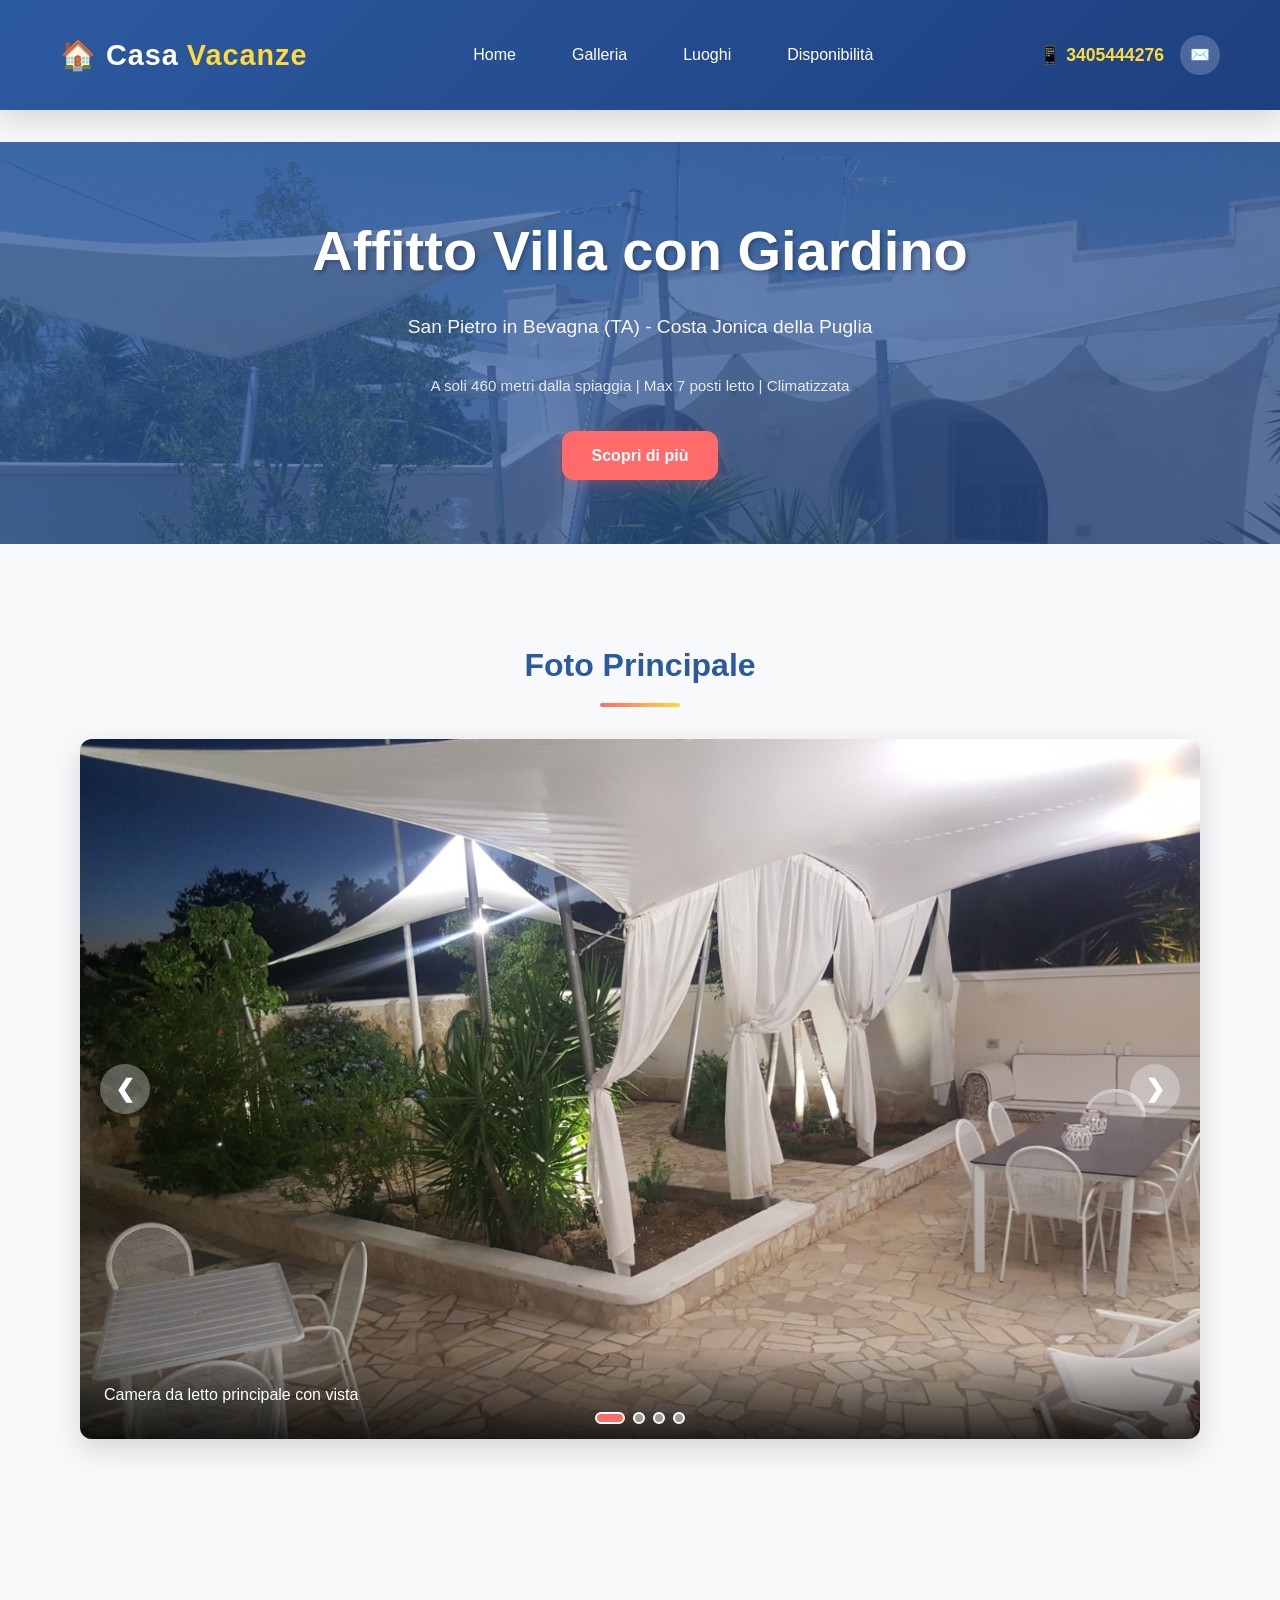
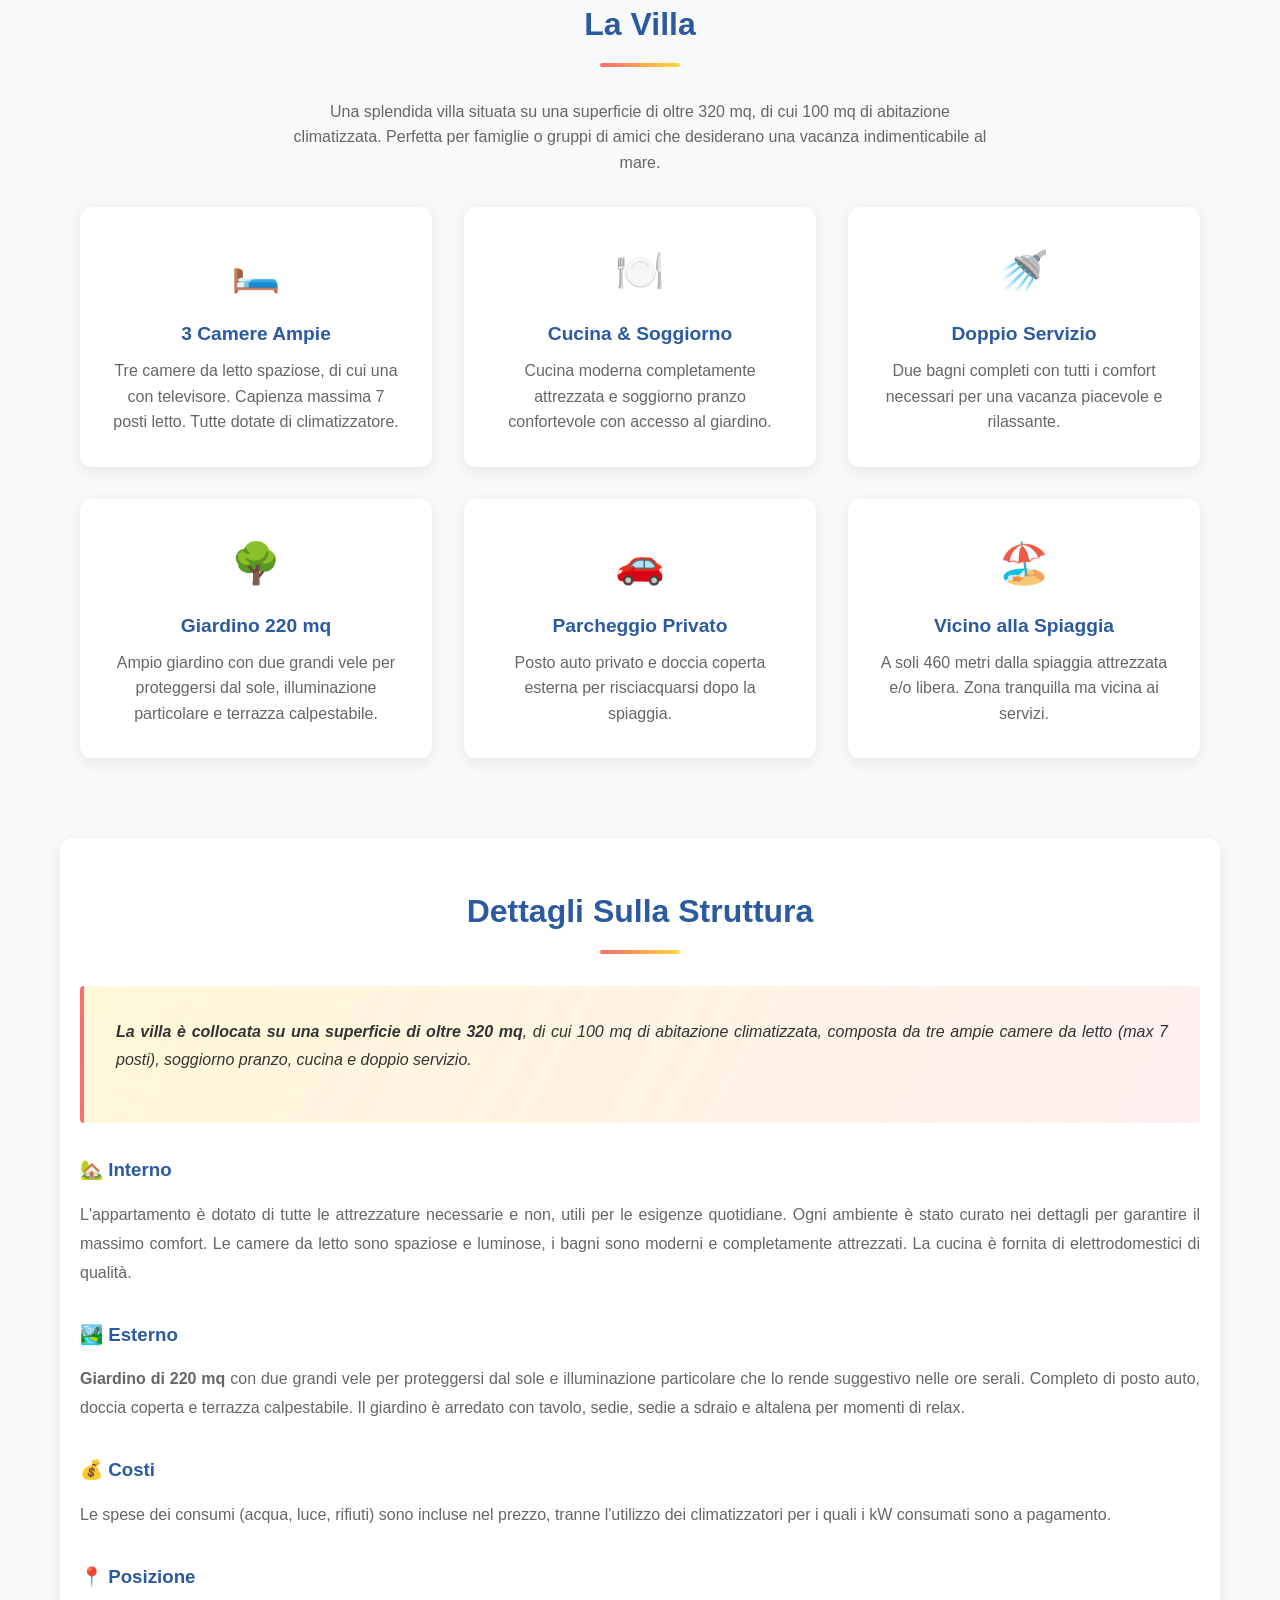
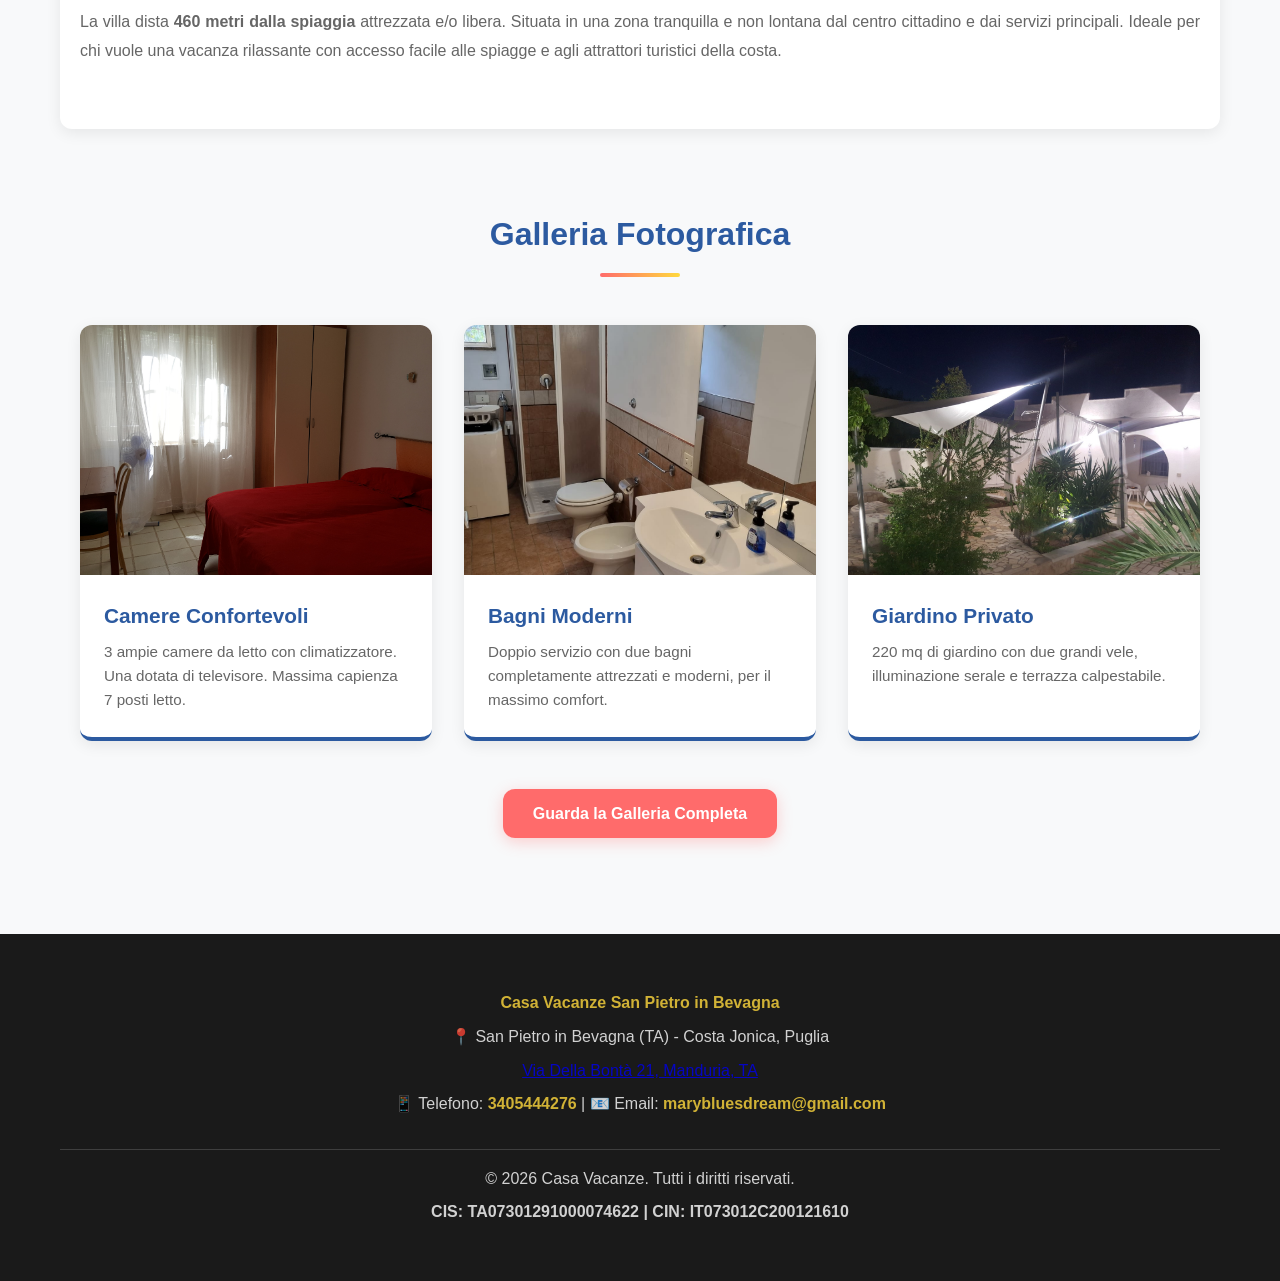
<file: index.html>
<!DOCTYPE html>
<html lang="it">
<head>
  <meta charset="UTF-8">
  <meta name="viewport" content="width=device-width, initial-scale=1.0">
  <meta name="description" content="Villa per vacanze a San Pietro in Bevagna (TA) - Costa Jonica. 3 camere da letto, giardino 220 mq, a 460 mt dalla spiaggia">
  <meta name="keywords" content="villa, vacanze, San Pietro in Bevagna, Taranto, Puglia, Costa Jonica">
  <meta name="author" content="Casa Vacanze San Pietro">
  
  <!-- Open Graph Meta Tags -->
  <meta property="og:type" content="website">
  <meta property="og:title" content="Casa Vacanze | San Pietro in Bevagna (TA)">
  <meta property="og:description" content="Villa affitto con giardino a San Pietro in Bevagna - Costa Jonica della Puglia">
  <meta property="og:locale" content="it_IT">
  
  <title>Casa Vacanze | San Pietro in Bevagna (TA) - Costa Jonica</title>
  <link rel="stylesheet" href="assets/css/style.css">
</head>
<body>
  <!-- Header -->
  <header>
    <div class="container">
      <a href="index.html" class="logo">🏠 Casa <span>Vacanze</span></a>
      <nav>
        <a href="index.html">Home</a>
        <a href="pages/gallery.html">Galleria</a>
        <a href="pages/locations.html">Luoghi</a>
        <a href="pages/availability.html">Disponibilità</a>
      </nav>
      <div class="contact-info">
        <strong>📱 3405444276</strong>
        <a href="mailto:marybluesdream@gmail.com?subject=Info CasaVacanze" class="contact-link" title="Email">✉️</a>
      </div>
    </div>
  </header>

  <main>
    <!-- Hero Section -->
    <section class="hero">
      <h1>Affitto Villa con Giardino</h1>
      <p>San Pietro in Bevagna (TA) - Costa Jonica della Puglia</p>
      <p style="font-size: 0.95rem; opacity: 0.85;">A soli 460 metri dalla spiaggia | Max 7 posti letto | Climatizzata </p>
      <a href="#features" class="hero-cta">Scopri di più</a>
    </section>

    <div class="container">
      <!-- Carousel Principale -->
      <section>
        <h2>Foto Principale</h2>
        <div class="carousel-container">
          <div class="carousel">
            <div class="carousel-slide active">
              <img src="assets/images/garden/IMG-20220317-WA0002 (1).jpg" alt="Camera da letto principale">
              <div class="carousel-slide-caption">Camera da letto principale con vista</div>
            </div>
            <div class="carousel-slide">
              <img src="assets/images/19_INGRESSO_CUCINA.jpg" alt="Ingresso e cucina">
              <div class="carousel-slide-caption">Ingresso e cucina moderna</div>
            </div>
            <div class="carousel-slide">
              <img src="assets/images/20_NUOVA_CUCINA.jpg" alt="Cucina attrezzata">
              <div class="carousel-slide-caption">Cucina completamente attrezzata</div>
            </div>
            <div class="carousel-slide">
              <img src="assets/images/Giardino3.jpg" alt="Giardino illuminato">
              <div class="carousel-slide-caption">Giardino con illuminazione suggestiva</div>
            </div>
            <div class="carousel-controls">
              <button class="carousel-btn carousel-prev">❮</button>
              <button class="carousel-btn carousel-next">❯</button>
            </div>
            <div class="carousel-indicators">
              <span class="indicator active"></span>
              <span class="indicator"></span>
              <span class="indicator"></span>
              <span class="indicator"></span>
            </div>
          </div>
        </div>
      </section>

      <!-- Features Section -->
      <section id="features">
        <h2>La Villa</h2>
        <p style="text-align: center; color: var(--text-light); margin-bottom: 2rem; max-width: 700px; margin-left: auto; margin-right: auto;">
          Una splendida villa situata su una superficie di oltre 320 mq, di cui 100 mq di abitazione climatizzata. 
          Perfetta per famiglie o gruppi di amici che desiderano una vacanza indimenticabile al mare.
        </p>

        <div class="features">
          <div class="feature">
            <div class="feature-icon">🛏️</div>
            <h3>3 Camere Ampie</h3>
            <p>Tre camere da letto spaziose, di cui una con televisore. Capienza massima 7 posti letto. Tutte dotate di climatizzatore.</p>
          </div>

          <div class="feature">
            <div class="feature-icon">🍽️</div>
            <h3>Cucina & Soggiorno</h3>
            <p>Cucina moderna completamente attrezzata e soggiorno pranzo confortevole con accesso al giardino.</p>
          </div>

          <div class="feature">
            <div class="feature-icon">🚿</div>
            <h3>Doppio Servizio</h3>
            <p>Due bagni completi con tutti i comfort necessari per una vacanza piacevole e rilassante.</p>
          </div>

          <div class="feature">
            <div class="feature-icon">🌳</div>
            <h3>Giardino 220 mq</h3>
            <p>Ampio giardino con due grandi vele per proteggersi dal sole, illuminazione particolare e terrazza calpestabile.</p>
          </div>

          <div class="feature">
            <div class="feature-icon">🚗</div>
            <h3>Parcheggio Privato</h3>
            <p>Posto auto privato e doccia coperta esterna per risciacquarsi dopo la spiaggia.</p>
          </div>

          <div class="feature">
            <div class="feature-icon">🏖️</div>
            <h3>Vicino alla Spiaggia</h3>
            <p>A soli 460 metri dalla spiaggia attrezzata e/o libera. Zona tranquilla ma vicina ai servizi.</p>
          </div>
        </div>
      </section>

      <!-- Details Section -->
      <section class="info-section">
        <h2>Dettagli Sulla Struttura</h2>
        
        <div class="highlight">
          <p>
            <strong>La villa è collocata su una superficie di oltre 320 mq</strong>, di cui 100 mq di abitazione climatizzata, 
            composta da tre ampie camere da letto (max 7 posti), soggiorno pranzo, cucina e doppio servizio.
          </p>
        </div>

        <h3 style="color: var(--primary-color); margin-top: 2rem; margin-bottom: 1rem;">🏡 Interno</h3>
        <p>
          L'appartamento è dotato di tutte le attrezzature necessarie e non, utili per le esigenze quotidiane. 
          Ogni ambiente è stato curato nei dettagli per garantire il massimo comfort. Le camere da letto sono spaziose e luminose, 
          i bagni sono moderni e completamente attrezzati. La cucina è fornita di elettrodomestici di qualità.
        </p>

        <h3 style="color: var(--primary-color); margin-top: 2rem; margin-bottom: 1rem;">🏞️ Esterno</h3>
        <p>
          <strong>Giardino di 220 mq</strong> con due grandi vele per proteggersi dal sole e illuminazione particolare 
          che lo rende suggestivo nelle ore serali. Completo di posto auto, doccia coperta e terrazza calpestabile. 
          Il giardino è arredato con tavolo, sedie, sedie a sdraio e altalena per momenti di relax.
        </p>

        <h3 style="color: var(--primary-color); margin-top: 2rem; margin-bottom: 1rem;">💰 Costi</h3>
        <p>
          Le spese dei consumi (acqua, luce, rifiuti) sono incluse nel prezzo, 
          tranne l'utilizzo dei climatizzatori per i quali i kW consumati sono a pagamento.
        </p>

        <h3 style="color: var(--primary-color); margin-top: 2rem; margin-bottom: 1rem;">📍 Posizione</h3>
        <p>
          La villa dista <strong>460 metri dalla spiaggia</strong> attrezzata e/o libera. Situata in una zona tranquilla 
          e non lontana dal centro cittadino e dai servizi principali. Ideale per chi vuole una vacanza rilassante con accesso 
          facile alle spiagge e agli attrattori turistici della costa.
        </p>
      </section>

      <!-- Cards Grid -->
      <section>
        <h2>Galleria Fotografica</h2>
        <div class="cards-grid">
          <div class="card">
            <img src="assets/images/14 LETTO.jpg" alt="Camera da letto" class="card-image">
            <div class="card-content">
              <h3 class="card-title">Camere Confortevoli</h3>
              <p class="card-text">3 ampie camere da letto con climatizzatore. Una dotata di televisore. Massima capienza 7 posti letto.</p>
            </div>
          </div>

          <div class="card">
            <img src="assets/images/BAGNO1.jpg" alt="Bagno 1" class="card-image">
            <div class="card-content">
              <h3 class="card-title">Bagni Moderni</h3>
              <p class="card-text">Doppio servizio con due bagni completamente attrezzati e moderni, per il massimo comfort.</p>
            </div>
          </div>

          <div class="card">
            <img src="assets/images/Giardino1.jpg" alt="Giardino" class="card-image">
            <div class="card-content">
              <h3 class="card-title">Giardino Privato</h3>
              <p class="card-text">220 mq di giardino con due grandi vele, illuminazione serale e terrazza calpestabile.</p>
            </div>
          </div>
        </div>
        <div style="text-align: center; margin-top: 2rem;">
          <a href="pages/gallery.html" class="hero-cta">Guarda la Galleria Completa</a>
        </div>
      </section>
    </div>
  </main>

  <!-- Footer -->
  <footer>
    <div class="container">
      <p><strong>Casa Vacanze San Pietro in Bevagna</strong></p>
      <p>📍 San Pietro in Bevagna (TA) - Costa Jonica, Puglia</p>
      <a href="https://maps.app.goo.gl/19SPTtYtq6FiKS8K7" target="_blank"><p> Via Della Bontà 21, Manduria, TA </p></a>
      <p>📱 Telefono: <strong>3405444276</strong> | 📧 Email: <strong>marybluesdream@gmail.com</strong></p>
      <p style="margin-top: 2rem; border-top: 1px solid rgba(255,255,255,0.2); padding-top: 1rem;">
        © 2026 Casa Vacanze. Tutti i diritti riservati.
      </p>
      <p>
        <b>CIS: TA07301291000074622 | CIN: IT073012C200121610</b>
      </p>
    </div>
  </footer>

  <script src="assets/js/script.js"></script>
</body>
</html>
</file>
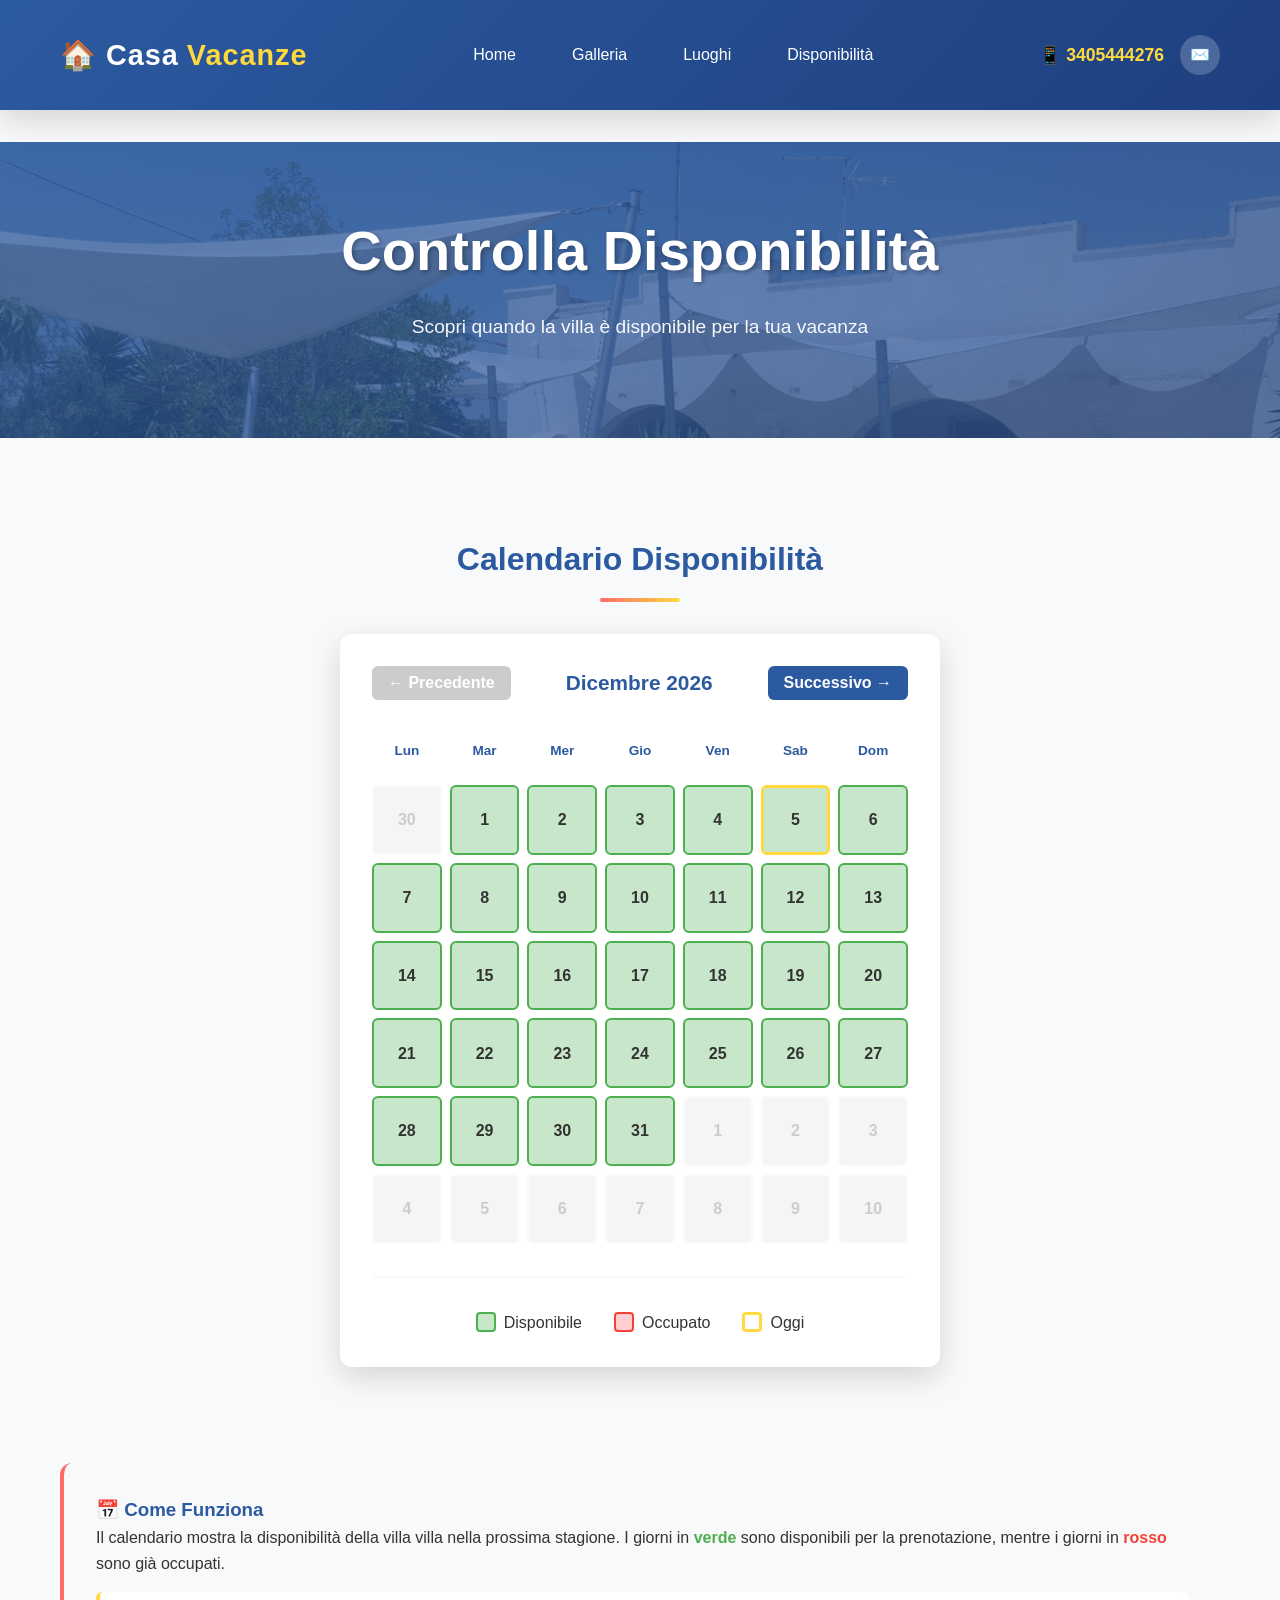
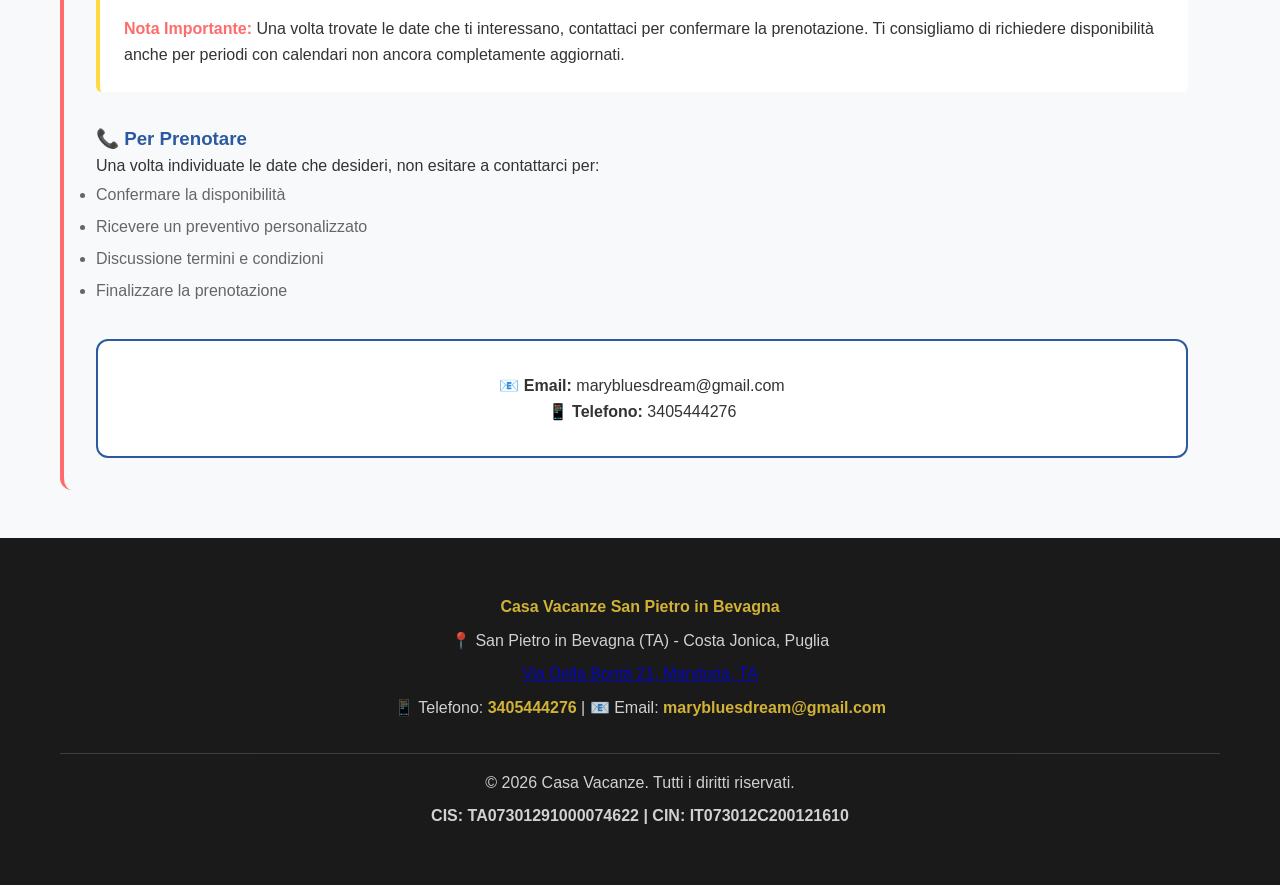
<file: pages/availability.html>
<!DOCTYPE html>
<html lang="it">
<head>
  <meta charset="UTF-8">
  <meta name="viewport" content="width=device-width, initial-scale=1.0">
  <meta name="description" content="Controlla la disponibilità e prenota Casa Vacanze San Pietro in Bevagna">
  <meta name="keywords" content="disponibilità, calendario, prenotazione, villa">
  
  <title>Controlla Disponibilità | Casa Vacanze San Pietro in Bevagna</title>
  <link rel="stylesheet" href="../assets/css/style.css">
  <style>
    .calendar-wrapper {
      background: white;
      padding: 2rem;
      border-radius: var(--border-radius);
      box-shadow: var(--shadow);
      max-width: 600px;
      margin: 0 auto;
    }

    .calendar-header {
      display: flex;
      justify-content: space-between;
      align-items: center;
      margin-bottom: 2rem;
    }

    .calendar-header h3 {
      font-size: 1.3rem;
      color: var(--primary-color);
      margin: 0;
      flex: 1;
      text-align: center;
    }

    .calendar-nav-btn {
      background: var(--primary-color);
      color: white;
      border: none;
      padding: 8px 16px;
      border-radius: 6px;
      cursor: pointer;
      font-weight: 600;
      transition: var(--transition);
      font-size: 1rem;
    }

    .calendar-nav-btn:hover {
      background: #1e3f7f;
      transform: scale(1.05);
    }

    .calendar-nav-btn:disabled {
      background: #ccc;
      cursor: not-allowed;
      transform: none;
    }

    .calendar-weekdays {
      display: grid;
      grid-template-columns: repeat(7, 1fr);
      gap: 0.5rem;
      margin-bottom: 1rem;
    }

    .weekday {
      text-align: center;
      font-weight: 600;
      color: var(--primary-color);
      padding: 0.5rem;
      font-size: 0.85rem;
    }

    .calendar-days {
      display: grid;
      grid-template-columns: repeat(7, 1fr);
      gap: 0.5rem;
    }

    .calendar-day {
      aspect-ratio: 1;
      display: flex;
      align-items: center;
      justify-content: center;
      border: 2px solid var(--light-bg);
      border-radius: 6px;
      cursor: pointer;
      font-weight: 600;
      transition: var(--transition);
      min-height: 50px;
    }

    .calendar-day.empty {
      background: transparent;
      border: none;
      cursor: default;
    }

    .calendar-day.other-month {
      color: #ccc;
      background: #f5f5f5;
      cursor: default;
    }

    .calendar-day.available {
      background: #c8e6c9;
      color: var(--text-dark);
      border-color: #4caf50;
    }

    .calendar-day.available:hover {
      background: #81c784;
      transform: scale(1.08);
      box-shadow: 0 4px 12px rgba(76, 175, 80, 0.3);
    }

    .calendar-day.occupied {
      background: #ffcdd2;
      color: var(--text-dark);
      border-color: #f44336;
      cursor: not-allowed;
    }

    .calendar-day.today {
      border-color: var(--accent-color);
      border-width: 2px;
      box-shadow: inset 0 0 0 1px var(--accent-color);
    }

    .calendar-legend {
      display: flex;
      justify-content: center;
      gap: 2rem;
      margin-top: 2rem;
      padding-top: 2rem;
      border-top: 2px solid var(--light-bg);
      flex-wrap: wrap;
    }

    .legend-item {
      display: flex;
      align-items: center;
      gap: 0.5rem;
    }

    .legend-color {
      width: 20px;
      height: 20px;
      border-radius: 4px;
      border: 2px solid;
    }

    .legend-color.available {
      background: #c8e6c9;
      border-color: #4caf50;
    }

    .legend-color.occupied {
      background: #ffcdd2;
      border-color: #f44336;
    }

    .legend-color.today {
      background: white;
      border-color: var(--accent-color);
      box-shadow: inset 0 0 0 1px var(--accent-color);
    }

    .availability-info {
      margin-top: 3rem;
      padding: 2rem;
      background: var(--light-bg);
      border-radius: var(--border-radius);
      border-left: 4px solid var(--secondary-color);
    }

    .availability-info h3 {
      color: var(--primary-color);
      margin-top: 0;
    }

    .info-highlight {
      background: white;
      padding: 1.5rem;
      border-radius: 6px;
      margin: 1rem 0;
      border-left: 4px solid var(--accent-color);
    }

    .info-highlight strong {
      color: var(--secondary-color);
    }

    @media (max-width: 600px) {
      .calendar-wrapper {
        padding: 1.5rem;
      }

      .calendar-weekdays,
      .calendar-days {
        gap: 0.25rem;
      }

      .weekday {
        font-size: 0.7rem;
      }

      .calendar-day {
        min-height: 40px;
        font-size: 0.85rem;
      }

      .calendar-legend {
        gap: 1rem;
      }

      .calendar-nav-btn {
        padding: 6px 12px;
        font-size: 0.9rem;
      }
    }
  </style>
</head>
<body>
  <!-- Header -->
  <header>
    <div class="container">
      <a href="../index.html" class="logo">🏠 Casa <span>Vacanze</span></a>
      <nav>
        <a href="../index.html">Home</a>
        <a href="gallery.html">Galleria</a>
        <a href="locations.html">Luoghi</a>
        <a href="availability.html">Disponibilità</a>
      </nav>
      <div class="contact-info">
        <strong>📱 3405444276</strong>
        <a href="mailto:marybluesdream@gmail.com?subject=Info CasaVacanze" class="contact-link" title="Email">✉️</a>
      </div>
    </div>
  </header>

  <main>
    <!-- Hero Section -->
    <section class="hero">
      <h1>Controlla Disponibilità</h1>
      <p>Scopri quando la villa è disponibile per la tua vacanza</p>
    </section>

    <div class="container">
      <!-- Calendar -->
      <section style="padding: 3rem 20px;">
        <h2>Calendario Disponibilità</h2>
        
        <div class="calendar-wrapper">
          <div class="calendar-header">
            <button id="prevMonth" class="calendar-nav-btn">← Precedente</button>
            <h3 id="monthYear"></h3>
            <button id="nextMonth" class="calendar-nav-btn">Successivo →</button>
          </div>

          <div class="calendar-weekdays">
            <div class="weekday">Lun</div>
            <div class="weekday">Mar</div>
            <div class="weekday">Mer</div>
            <div class="weekday">Gio</div>
            <div class="weekday">Ven</div>
            <div class="weekday">Sab</div>
            <div class="weekday">Dom</div>
          </div>

          <div class="calendar-days" id="calendarDays"></div>

          <div class="calendar-legend">
            <div class="legend-item">
              <div class="legend-color available"></div>
              <span>Disponibile</span>
            </div>
            <div class="legend-item">
              <div class="legend-color occupied"></div>
              <span>Occupato</span>
            </div>
            <div class="legend-item">
              <div class="legend-color today"></div>
              <span>Oggi</span>
            </div>
          </div>
        </div>
      </section>

      <!-- Information -->
      <section class="availability-info">
        <h3>📅 Come Funziona</h3>
        <p>
          Il calendario mostra la disponibilità della villa villa nella prossima stagione. 
          I giorni in <strong style="color: #4caf50;">verde</strong> sono disponibili per la prenotazione, 
          mentre i giorni in <strong style="color: #f44336;">rosso</strong> sono già occupati.
        </p>

        <div class="info-highlight">
          <strong>Nota Importante:</strong> Una volta trovate le date che ti interessano, 
          contattaci per confermare la prenotazione. Ti consigliamo di richiedere disponibilità 
          anche per periodi con calendari non ancora completamente aggiornati.
        </div>

        <h3 style="margin-top: 2rem;">📞 Per Prenotare</h3>
        <p>
          Una volta individuate le date che desideri, non esitare a contattarci per:
        </p>
        <ul style="color: var(--text-light); line-height: 2;">
          <li>Confermare la disponibilità</li>
          <li>Ricevere un preventivo personalizzato</li>
          <li>Discussione termini e condizioni</li>
          <li>Finalizzare la prenotazione</li>
        </ul>

        <div style="background: white; padding: 2rem; border-radius: var(--border-radius); margin-top: 2rem; text-align: center; border: 2px solid var(--primary-color);">
          <p style="margin-top: 0; color: var(--text-dark);">
            <strong>📧 Email:</strong> marybluesdream@gmail.com<br>
            <strong>📱 Telefono:</strong> 3405444276
          </p>
        </div>
      </section>
    </div>
  </main>

  <!-- Footer -->
  <footer>
    <div class="container">
      <p><strong>Casa Vacanze San Pietro in Bevagna</strong></p>
      <p>📍 San Pietro in Bevagna (TA) - Costa Jonica, Puglia</p>
      <a href="https://maps.app.goo.gl/19SPTtYtq6FiKS8K7" target="_blank"><p> Via Della Bontà 21, Manduria, TA </p></a>
      <p>📱 Telefono: <strong>3405444276</strong> | 📧 Email: <strong>marybluesdream@gmail.com</strong></p>
      <p style="margin-top: 2rem; border-top: 1px solid rgba(255,255,255,0.2); padding-top: 1rem;">
        © 2026 Casa Vacanze. Tutti i diritti riservati.
      </p>
      <p>
        <b>CIS: TA07301291000074622 | CIN: IT073012C200121610</b>
      </p>
    </div>
  </footer>


  <script src="../assets/data/booked-dates.js"></script>
  <script>
    // Calendar Management
    class AvailabilityCalendar {
      constructor() {
        this.currentDate = new Date();
        this.today = new Date();
        this.occupiedDates = new Set();
        
        this.monthYearElement = document.getElementById('monthYear');
        this.calendarDaysElement = document.getElementById('calendarDays');
        this.prevMonthBtn = document.getElementById('prevMonth');
        this.nextMonthBtn = document.getElementById('nextMonth');

        this.prevMonthBtn.addEventListener('click', () => this.previousMonth());
        this.nextMonthBtn.addEventListener('click', () => this.nextMonth());

        this.loadAvailability();
      }

      loadAvailability() {
        // Usa la variabile bookedDatesString dal file booked-dates.js
        if (typeof bookedDatesString !== 'undefined' && bookedDatesString) {
          this.parseAvailability(bookedDatesString);
          console.log('Date occupate caricate:', Array.from(this.occupiedDates).sort());
        } else {
          console.warn('Nessun dato di prenotazione trovato');
        }
        this.render();
      }

      parseAvailability(text) {
        const lines = text.split('\n');
        
        lines.forEach(line => {
          // Ignora commenti e righe vuote
          line = line.trim();
          if (!line || line.startsWith('#')) return;

          // Formato: AAAA-MM-GG - AAAA-MM-GG
          const match = line.match(/(\d{4})-(\d{2})-(\d{2})\s*-\s*(\d{4})-(\d{2})-(\d{2})/);
          if (match) {
            const startYear = parseInt(match[1], 10);
            const startMonth = parseInt(match[2], 10) - 1; // 0-indexed per JavaScript
            const startDay = parseInt(match[3], 10);
            const endYear = parseInt(match[4], 10);
            const endMonth = parseInt(match[5], 10) - 1; // 0-indexed per JavaScript
            const endDay = parseInt(match[6], 10);
            
            const startDate = new Date(startYear, startMonth, startDay);
            const endDate = new Date(endYear, endMonth, endDay);

            // Aggiungi tutti i giorni tra start e end (inclusi)
            const current = new Date(startDate);
            while (current <= endDate) {
              this.occupiedDates.add(this.dateToString(current));
              current.setDate(current.getDate() + 1);
            }
          }
        });
      }

      dateToString(date) {
        const year = date.getFullYear();
        const month = String(date.getMonth() + 1).padStart(2, '0');
        const day = String(date.getDate()).padStart(2, '0');
        return `${year}-${month}-${day}`;
      }

      previousMonth() {
        this.currentDate.setMonth(this.currentDate.getMonth() - 1);
        this.render();
      }

      nextMonth() {
        this.currentDate.setMonth(this.currentDate.getMonth() + 1);
        this.render();
      }

      render() {
        this.updateHeader();
        this.updateCalendarDays();
      }

      updateHeader() {
        const monthNames = [
          'Gennaio', 'Febbraio', 'Marzo', 'Aprile', 'Maggio', 'Giugno',
          'Luglio', 'Agosto', 'Settembre', 'Ottobre', 'Novembre', 'Dicembre'
        ];

        const month = monthNames[this.currentDate.getMonth()];
        const year = this.currentDate.getFullYear();
        
        this.monthYearElement.textContent = `${month} ${year}`;

        // Disabilita il bottone precedente se siamo nel mese corrente
        const isCurrentMonth = 
          this.currentDate.getMonth() === this.today.getMonth() &&
          this.currentDate.getFullYear() === this.today.getFullYear();
        
        this.prevMonthBtn.disabled = isCurrentMonth;
      }

      updateCalendarDays() {
        this.calendarDaysElement.innerHTML = '';

        const year = this.currentDate.getFullYear();
        const month = this.currentDate.getMonth();

        // Primo giorno del mese
        const firstDay = new Date(year, month, 1);
        // Ultimo giorno del mese
        const lastDay = new Date(year, month + 1, 0);
        // Giorno della settimana del primo giorno (0-6, dove 0 è domenica)
        let startDayOfWeek = firstDay.getDay() - 1; // Convertainizia a lunedì=0
        if (startDayOfWeek === -1) startDayOfWeek = 6; // Domenica diventa 6

        // Giorni del mese precedente da mostrare
        const prevMonthLastDay = new Date(year, month, 0).getDate();
        const daysFromPrevMonth = startDayOfWeek;

        // Crea giorni dal mese precedente
        for (let i = daysFromPrevMonth - 1; i >= 0; i--) {
          const day = prevMonthLastDay - i;
          this.createDayElement(day, true);
        }

        // Crea giorni del mese corrente
        for (let day = 1; day <= lastDay.getDate(); day++) {
          this.createDayElement(day, false, year, month);
        }

        // Completa con giorni del mese prossimo
        const totalCells = this.calendarDaysElement.children.length;
        const remainingCells = 42 - totalCells; // 6 settimane * 7 giorni
        for (let day = 1; day <= remainingCells; day++) {
          this.createDayElement(day, true);
        }
      }

      createDayElement(day, isOtherMonth, year, month) {
        const dayElement = document.createElement('div');
        dayElement.className = 'calendar-day';
        dayElement.textContent = day;

        if (isOtherMonth) {
          dayElement.classList.add('other-month');
        } else {
          const dateString = this.dateToString(new Date(year, month, day));
          const isToday = dateString === this.dateToString(this.today);
          const isOccupied = this.occupiedDates.has(dateString);

          if (isToday) {
            dayElement.classList.add('today');
          }

          if (isOccupied) {
            dayElement.classList.add('occupied');
          } else {
            dayElement.classList.add('available');
          }
        }

        this.calendarDaysElement.appendChild(dayElement);
      }
    }

    // Inizializza il calendario quando il DOM è pronto
    document.addEventListener('DOMContentLoaded', () => {
      new AvailabilityCalendar();
    });
  </script>
</body>
</html>
</file>
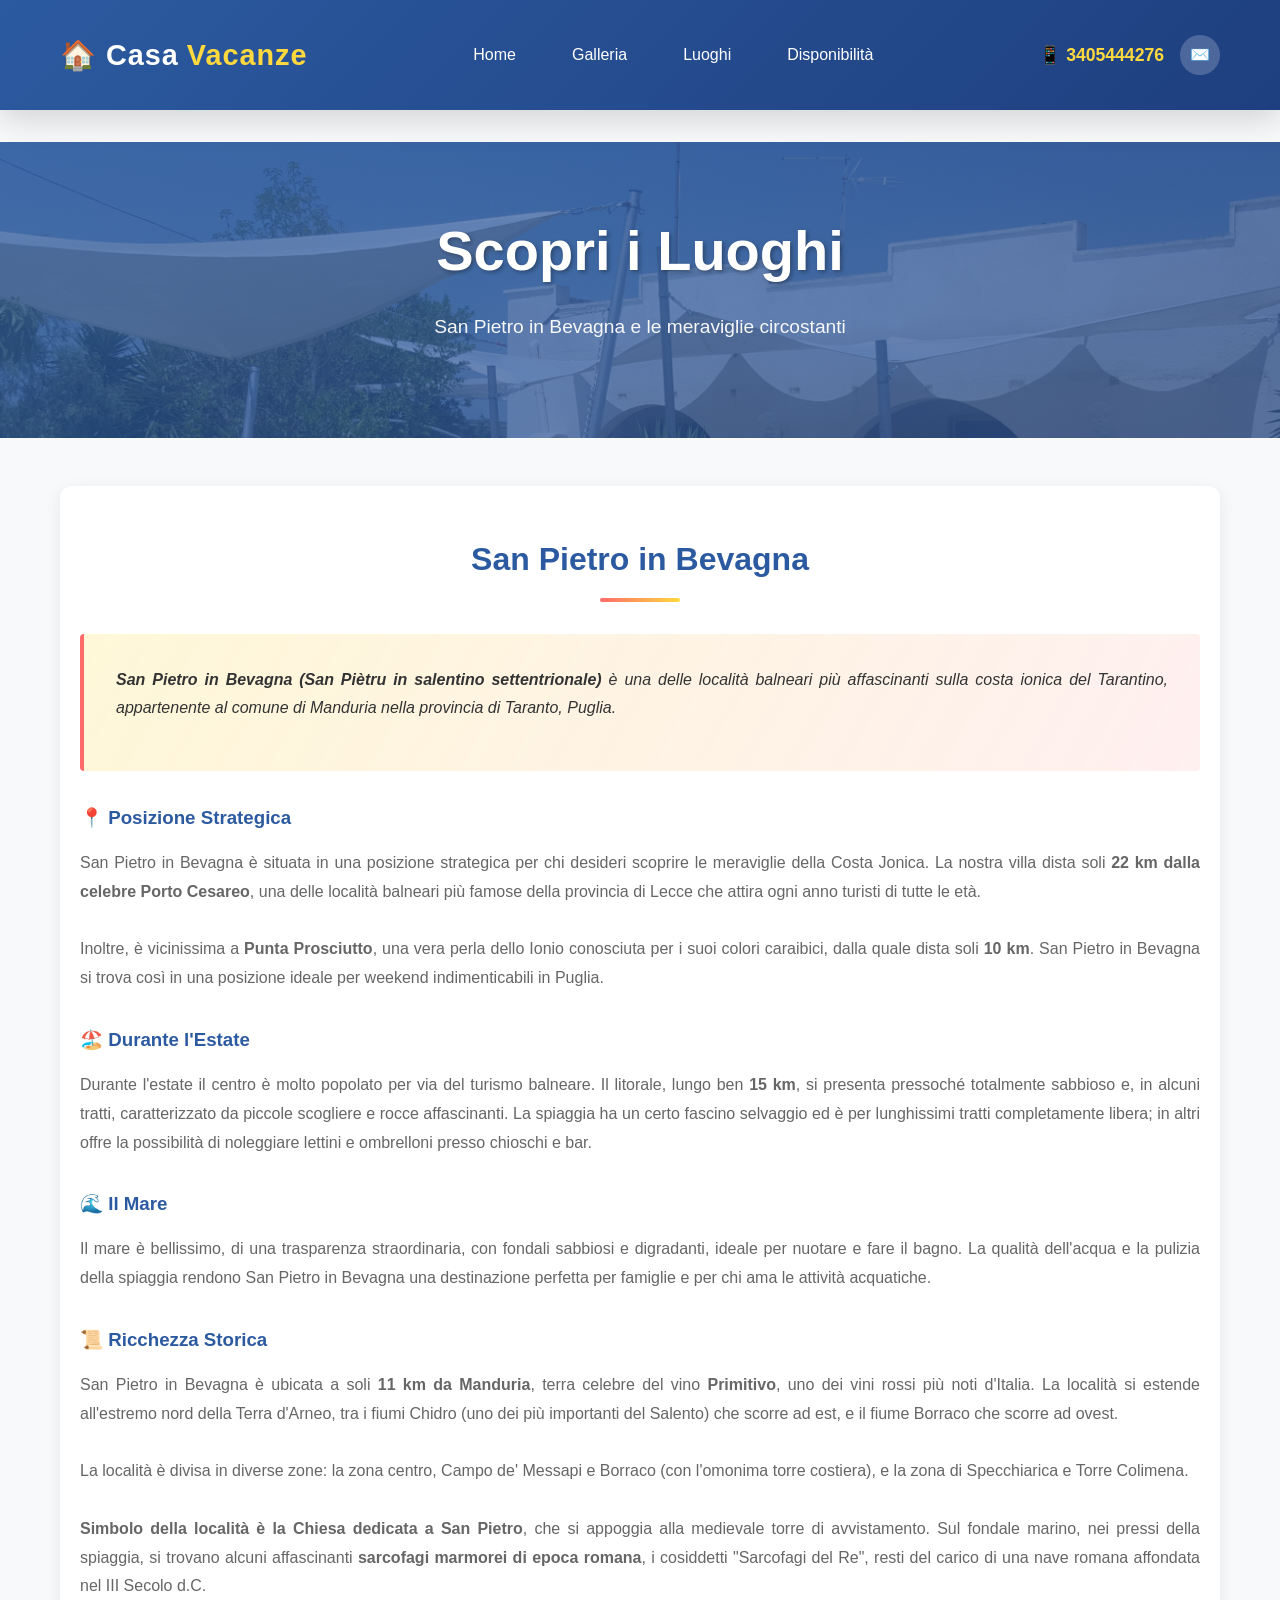
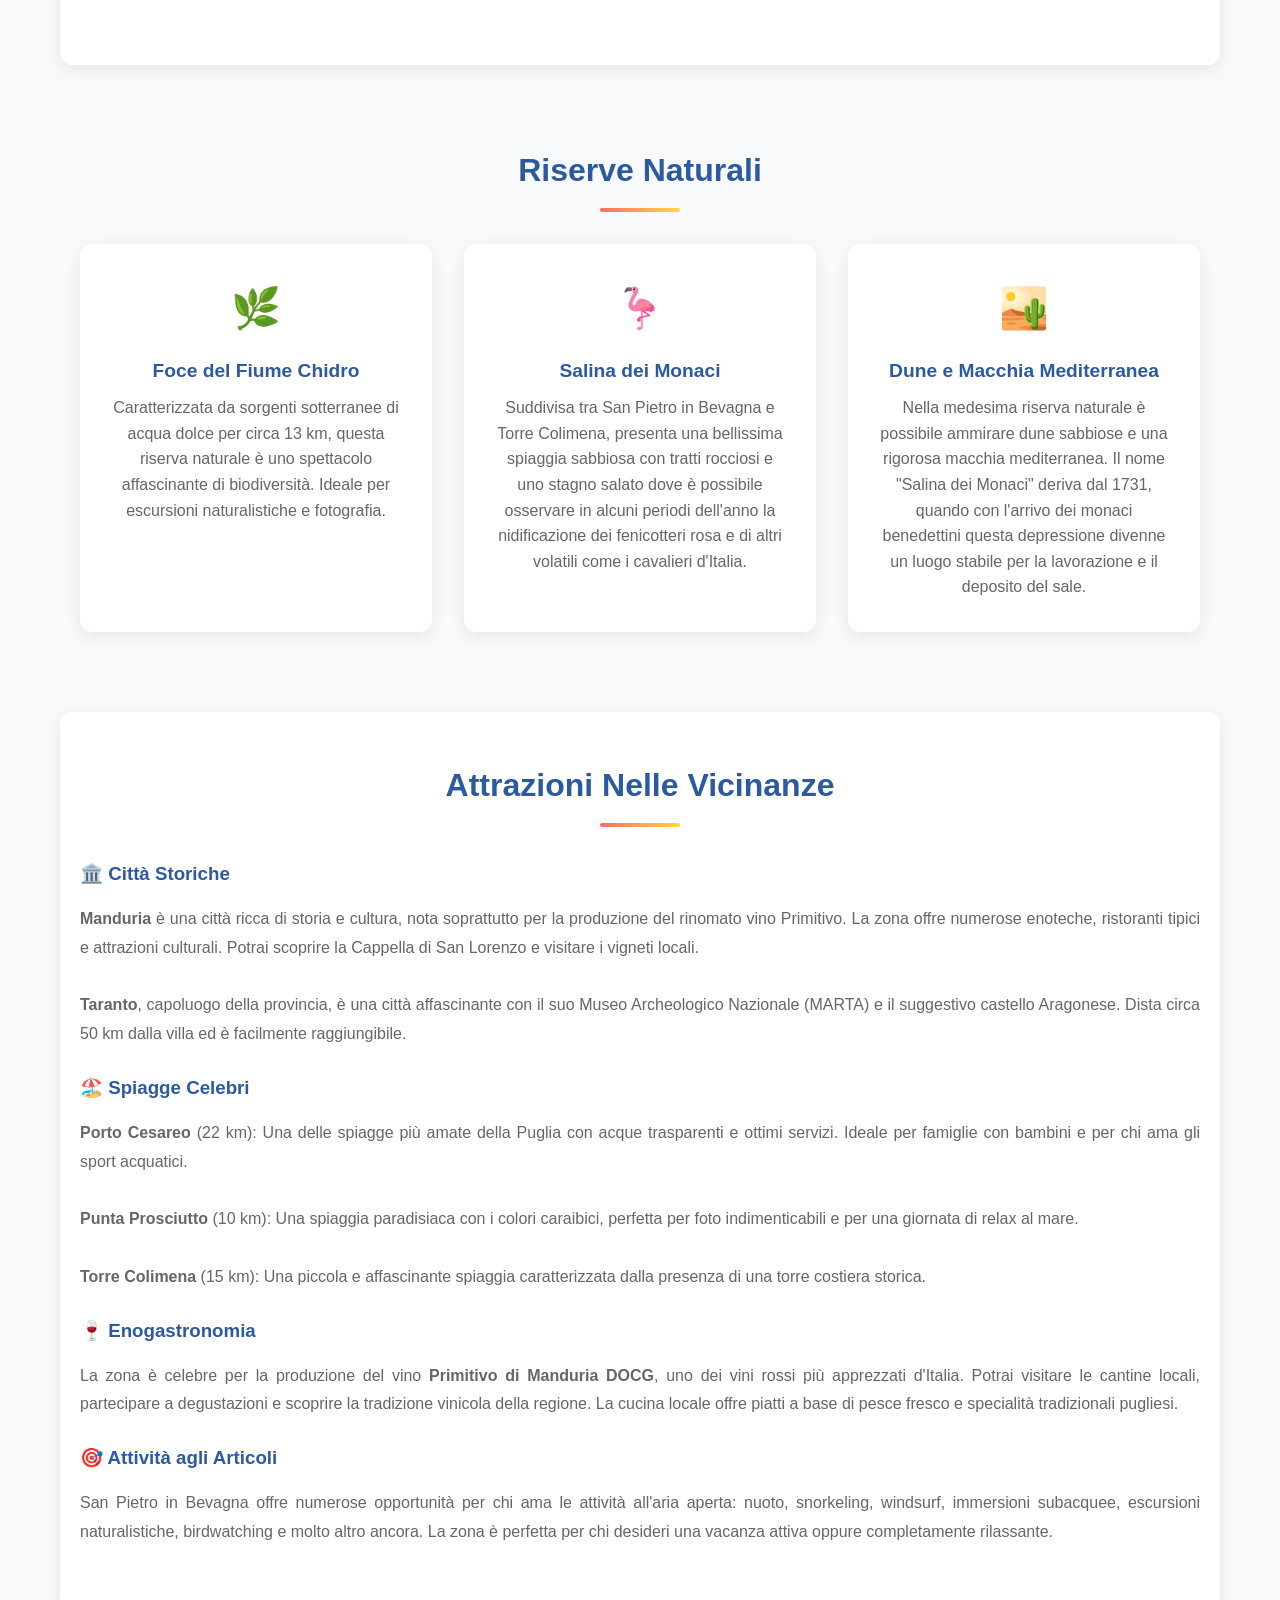
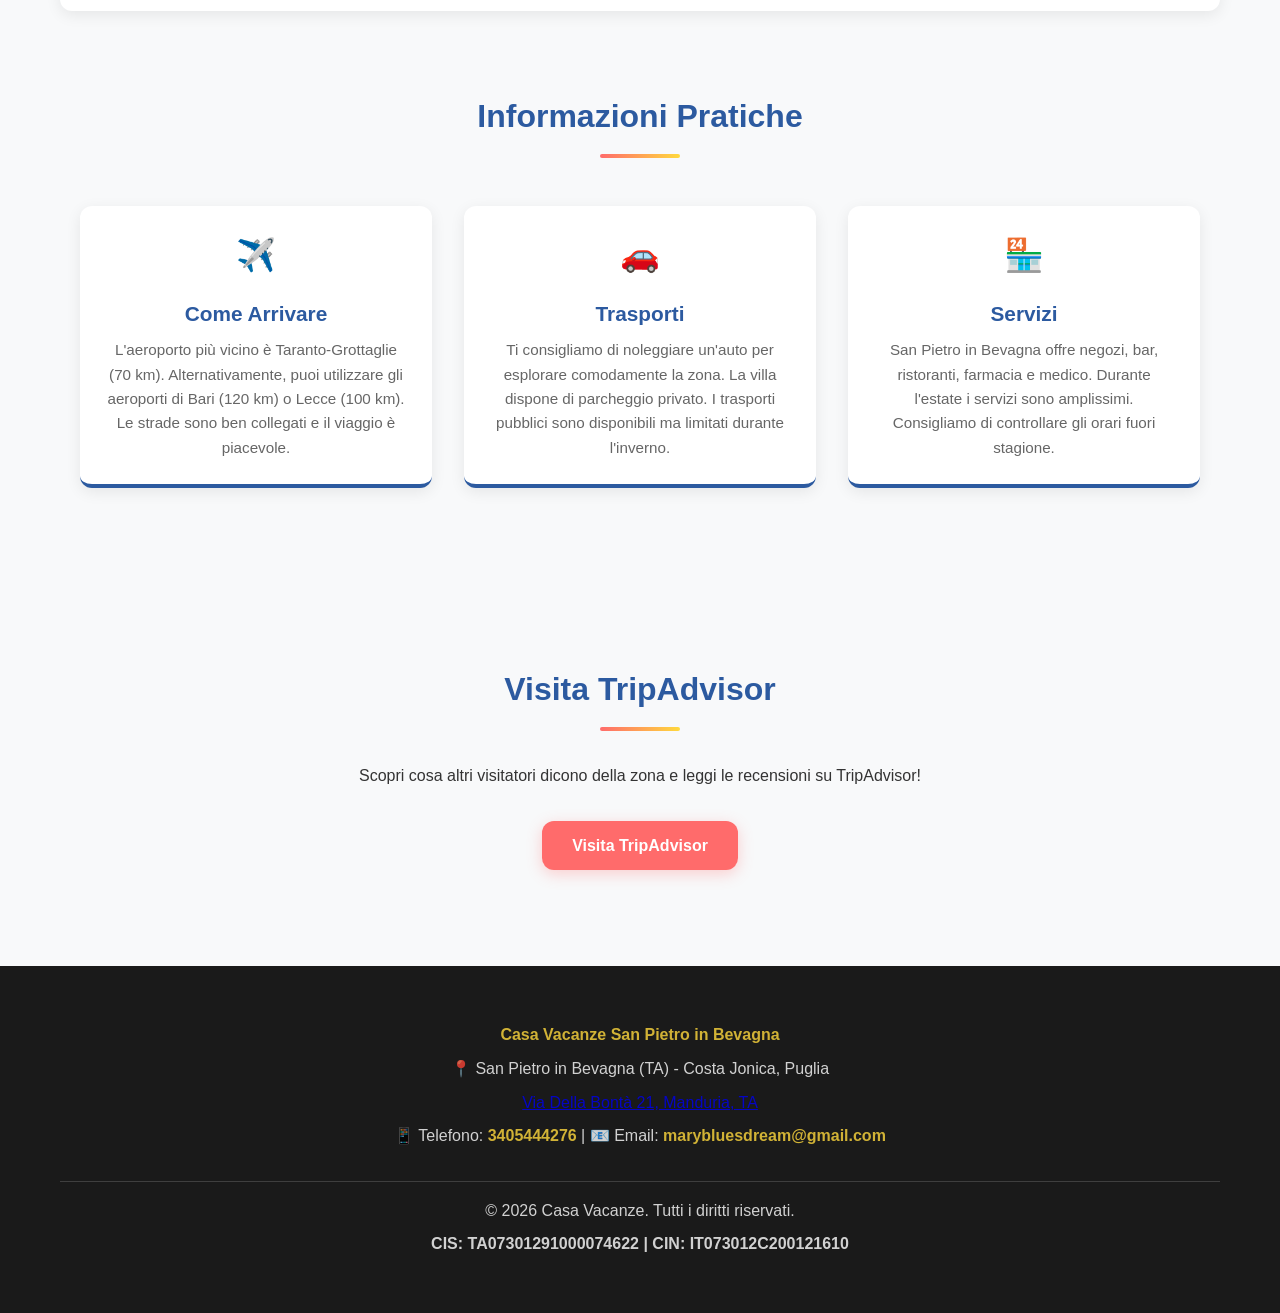
<file: pages/locations.html>
<!DOCTYPE html>
<html lang="it">
<head>
  <meta charset="UTF-8">
  <meta name="viewport" content="width=device-width, initial-scale=1.0">
  <meta name="description" content="Scopri i luoghi di interesse intorno a Casa Vacanze - San Pietro in Bevagna">
  <meta name="keywords" content="luoghi, turismo, San Pietro in Bevagna, Manduria, Puglia">
  
  <title>Luoghi di Interesse | Casa Vacanze San Pietro in Bevagna</title>
  <link rel="stylesheet" href="../assets/css/style.css">
</head>
<body>
  <!-- Header -->
  <header>
    <div class="container">
      <a href="../index.html" class="logo">🏠 Casa <span>Vacanze</span></a>
      <nav>
        <a href="../index.html">Home</a>
        <a href="gallery.html">Galleria</a>
        <a href="locations.html">Luoghi</a>
        <a href="availability.html">Disponibilità</a>
      </nav>
      <div class="contact-info">
        <strong>📱 3405444276</strong>
        <a href="mailto:marybluesdream@gmail.com?subject=Info CasaVacanze" class="contact-link" title="Email">✉️</a>
      </div>
    </div>
  </header>

  <main>
    <!-- Hero Section -->
    <section class="hero">
      <h1>Scopri i Luoghi</h1>
      <p>San Pietro in Bevagna e le meraviglie circostanti</p>
    </section>

    <div class="container">
      <!-- Main Location Info -->
      <section class="info-section">
        <h2>San Pietro in Bevagna</h2>
        
        <div class="highlight">
          <p>
            <strong>San Pietro in Bevagna (San Piètru in salentino settentrionale)</strong> è una delle località balneari 
            più affascinanti sulla costa ionica del Tarantino, appartenente al comune di Manduria nella provincia di Taranto, Puglia.
          </p>
        </div>

        <h3 style="color: var(--primary-color); margin-top: 2rem; margin-bottom: 1rem;">📍 Posizione Strategica</h3>
        <p>
          San Pietro in Bevagna è situata in una posizione strategica per chi desideri scoprire le meraviglie della Costa Jonica. 
          La nostra villa dista soli <strong>22 km dalla celebre Porto Cesareo</strong>, una delle località balneari più famose 
          della provincia di Lecce che attira ogni anno turisti di tutte le età.<br><br>
          Inoltre, è vicinissima a <strong>Punta Prosciutto</strong>, una vera perla dello Ionio conosciuta per i suoi colori caraibici, 
          dalla quale dista soli <strong>10 km</strong>. San Pietro in Bevagna si trova così in una posizione ideale per weekend 
          indimenticabili in Puglia.
        </p>

        <h3 style="color: var(--primary-color); margin-top: 2rem; margin-bottom: 1rem;">🏖️ Durante l'Estate</h3>
        <p>
          Durante l'estate il centro è molto popolato per via del turismo balneare. Il litorale, lungo ben <strong>15 km</strong>, 
          si presenta pressoché totalmente sabbioso e, in alcuni tratti, caratterizzato da piccole scogliere e rocce affascinanti. 
          La spiaggia ha un certo fascino selvaggio ed è per lunghissimi tratti completamente libera; in altri offre la possibilità 
          di noleggiare lettini e ombrelloni presso chioschi e bar.
        </p>

        <h3 style="color: var(--primary-color); margin-top: 2rem; margin-bottom: 1rem;">🌊 Il Mare</h3>
        <p>
          Il mare è bellissimo, di una trasparenza straordinaria, con fondali sabbiosi e digradanti, ideale per nuotare e fare il bagno. 
          La qualità dell'acqua e la pulizia della spiaggia rendono San Pietro in Bevagna una destinazione perfetta per famiglie 
          e per chi ama le attività acquatiche.
        </p>

        <h3 style="color: var(--primary-color); margin-top: 2rem; margin-bottom: 1rem;">📜 Ricchezza Storica</h3>
        <p>
          San Pietro in Bevagna è ubicata a soli <strong>11 km da Manduria</strong>, terra celebre del vino <strong>Primitivo</strong>, 
          uno dei vini rossi più noti d'Italia. La località si estende all'estremo nord della Terra d'Arneo, tra i fiumi Chidro 
          (uno dei più importanti del Salento) che scorre ad est, e il fiume Borraco che scorre ad ovest.<br><br>
          La località è divisa in diverse zone: la zona centro, Campo de' Messapi e Borraco (con l'omonima torre costiera), 
          e la zona di Specchiarica e Torre Colimena.<br><br>
          <strong>Simbolo della località è la Chiesa dedicata a San Pietro</strong>, che si appoggia alla medievale torre di avvistamento. 
          Sul fondale marino, nei pressi della spiaggia, si trovano alcuni affascinanti <strong>sarcofagi marmorei di epoca romana</strong>, 
          i cosiddetti "Sarcofagi del Re", resti del carico di una nave romana affondata nel III Secolo d.C.
        </p>
      </section>

      <!-- Natural Reserves -->
      <section style="padding: 3rem 20px;">
        <h2>Riserve Naturali</h2>
        
        <div class="features">
          <div class="feature">
            <div class="feature-icon">🌿</div>
            <h3>Foce del Fiume Chidro</h3>
            <p>
              Caratterizzata da sorgenti sotterranee di acqua dolce per circa 13 km, questa riserva naturale è uno 
              spettacolo affascinante di biodiversità. Ideale per escursioni naturalistiche e fotografia.
            </p>
          </div>

          <div class="feature">
            <div class="feature-icon">🦩</div>
            <h3>Salina dei Monaci</h3>
            <p>
              Suddivisa tra San Pietro in Bevagna e Torre Colimena, presenta una bellissima spiaggia sabbiosa con tratti rocciosi 
              e uno stagno salato dove è possibile osservare in alcuni periodi dell'anno la nidificazione dei fenicotteri rosa e 
              di altri volatili come i cavalieri d'Italia.
            </p>
          </div>

          <div class="feature">
            <div class="feature-icon">🏜️</div>
            <h3>Dune e Macchia Mediterranea</h3>
            <p>
              Nella medesima riserva naturale è possibile ammirare dune sabbiose e una rigorosa macchia mediterranea. 
              Il nome "Salina dei Monaci" deriva dal 1731, quando con l'arrivo dei monaci benedettini questa depressione 
              divenne un luogo stabile per la lavorazione e il deposito del sale.
            </p>
          </div>
        </div>
      </section>

      <!-- Nearby Attractions -->
      <section class="info-section">
        <h2>Attrazioni Nelle Vicinanze</h2>
        
        <h3 style="color: var(--primary-color); margin-top: 1.5rem; margin-bottom: 1rem;">🏛️ Città Storiche</h3>
        <p>
          <strong>Manduria</strong> è una città ricca di storia e cultura, nota soprattutto per la produzione del rinomato vino 
          Primitivo. La zona offre numerose enoteche, ristoranti tipici e attrazioni culturali. Potrai scoprire la Cappella di San 
          Lorenzo e visitare i vigneti locali.<br><br>
          <strong>Taranto</strong>, capoluogo della provincia, è una città affascinante con il suo Museo Archeologico Nazionale 
          (MARTA) e il suggestivo castello Aragonese. Dista circa 50 km dalla villa ed è facilmente raggiungibile.
        </p>

        <h3 style="color: var(--primary-color); margin-top: 1.5rem; margin-bottom: 1rem;">🏖️ Spiagge Celebri</h3>
        <p>
          <strong>Porto Cesareo</strong> (22 km): Una delle spiagge più amate della Puglia con acque trasparenti e ottimi servizi. 
          Ideale per famiglie con bambini e per chi ama gli sport acquatici.<br><br>
          <strong>Punta Prosciutto</strong> (10 km): Una spiaggia paradisiaca con i colori caraibici, perfetta per foto indimenticabili 
          e per una giornata di relax al mare.<br><br>
          <strong>Torre Colimena</strong> (15 km): Una piccola e affascinante spiaggia caratterizzata dalla presenza di una torre costiera storica.
        </p>

        <h3 style="color: var(--primary-color); margin-top: 1.5rem; margin-bottom: 1rem;">🍷 Enogastronomia</h3>
        <p>
          La zona è celebre per la produzione del vino <strong>Primitivo di Manduria DOCG</strong>, uno dei vini rossi più apprezzati d'Italia. 
          Potrai visitare le cantine locali, partecipare a degustazioni e scoprire la tradizione vinicola della regione. 
          La cucina locale offre piatti a base di pesce fresco e specialità tradizionali pugliesi.
        </p>

        <h3 style="color: var(--primary-color); margin-top: 1.5rem; margin-bottom: 1rem;">🎯 Attività agli Articoli</h3>
        <p>
          San Pietro in Bevagna offre numerose opportunità per chi ama le attività all'aria aperta: nuoto, snorkeling, 
          windsurf, immersioni subacquee, escursioni naturalistiche, birdwatching e molto altro ancora. 
          La zona è perfetta per chi desideri una vacanza attiva oppure completamente rilassante.
        </p>
      </section>

      <!-- Practical Info -->
      <section style="padding: 3rem 20px;">
        <h2>Informazioni Pratiche</h2>
        
        <div class="cards-grid">
          <div class="card">
            <div style="padding: 1.5rem; text-align: center;">
              <div style="font-size: 2rem; margin-bottom: 1rem;">✈️</div>
              <h3 class="card-title">Come Arrivare</h3>
              <p class="card-text">
                L'aeroporto più vicino è Taranto-Grottaglie (70 km). Alternativamente, puoi utilizzare gli aeroporti di Bari (120 km) 
                o Lecce (100 km). Le strade sono ben collegati e il viaggio è piacevole.
              </p>
            </div>
          </div>

          <div class="card">
            <div style="padding: 1.5rem; text-align: center;">
              <div style="font-size: 2rem; margin-bottom: 1rem;">🚗</div>
              <h3 class="card-title">Trasporti</h3>
              <p class="card-text">
                Ti consigliamo di noleggiare un'auto per esplorare comodamente la zona. La villa dispone di parcheggio privato. 
                I trasporti pubblici sono disponibili ma limitati durante l'inverno.
              </p>
            </div>
          </div>

          <div class="card">
            <div style="padding: 1.5rem; text-align: center;">
              <div style="font-size: 2rem; margin-bottom: 1rem;">🏪</div>
              <h3 class="card-title">Servizi</h3>
              <p class="card-text">
                San Pietro in Bevagna offre negozi, bar, ristoranti, farmacia e medico. Durante l'estate i servizi sono amplissimi. 
                Consigliamo di controllare gli orari fuori stagione.
              </p>
            </div>
          </div>
        </div>
      </section>

      <!-- TripAdvisor Link -->
      <section style="padding: 3rem 20px; text-align: center;">
        <h2>Visita TripAdvisor</h2>
        <p style="margin-bottom: 2rem;">
          Scopri cosa altri visitatori dicono della zona e leggi le recensioni su TripAdvisor!
        </p>
        <a href="https://www.tripadvisor.it/AttractionsNear-g1204396-d2538314-Spiaggia_di_San_Pietro_in_Bevagna-Manduria_Province_of_Taranto_Puglia.html" 
           class="hero-cta" target="_blank" rel="noopener noreferrer">
          Visita TripAdvisor
        </a>
      </section>
    </div>
  </main>

  <!-- Footer -->
  <footer>
    <div class="container">
      <p><strong>Casa Vacanze San Pietro in Bevagna</strong></p>
      <p>📍 San Pietro in Bevagna (TA) - Costa Jonica, Puglia</p>
      <a href="https://maps.app.goo.gl/19SPTtYtq6FiKS8K7" target="_blank"><p> Via Della Bontà 21, Manduria, TA </p></a>
      <p>📱 Telefono: <strong>3405444276</strong> | 📧 Email: <strong>marybluesdream@gmail.com</strong></p>
      <p style="margin-top: 2rem; border-top: 1px solid rgba(255,255,255,0.2); padding-top: 1rem;">
        © 2026 Casa Vacanze. Tutti i diritti riservati.
      </p>
      <p>
        <b>CIS: TA07301291000074622 | CIN: IT073012C200121610</b>
      </p>
    </div>
  </footer>


  <script src="../assets/js/script.js"></script>
</body>
</html>
</file>
<file: assets/css/style.css>
/* Reset e Variables */
* {
  margin: 0;
  padding: 0;
  box-sizing: border-box;
}

:root {
  --primary-color: #2c5aa0;
  --secondary-color: #ff6b6b;
  --accent-color: #ffd93d;
  --dark-bg: #1a1a1a;
  --light-bg: #f8f9fa;
  --text-dark: #333;
  --text-light: #666;
  --border-radius: 12px;
  --shadow: 0 10px 30px rgba(0, 0, 0, 0.15);
  --transition: all 0.3s ease;
}

html {
  scroll-behavior: smooth;
}

body {
  font-family: 'Segoe UI', Tahoma, Geneva, Verdana, sans-serif;
  color: var(--text-dark);
  line-height: 1.6;
  background-color: var(--light-bg);
}

/* Header */
header {
  background: linear-gradient(135deg, var(--primary-color) 0%, #1e3f7f 100%);
  color: white;
  padding: 2rem 0;
  box-shadow: var(--shadow);
  position: sticky;
  top: 0;
  z-index: 100;
}

header .container {
  max-width: 1200px;
  margin: 0 auto;
  padding: 0 20px;
  display: flex;
  justify-content: space-between;
  align-items: center;
  flex-wrap: wrap;
  gap: 2rem;
}

.logo {
  font-size: 1.8rem;
  font-weight: 700;
  letter-spacing: 1px;
  text-decoration: none;
  color: white;
  display: flex;
  align-items: center;
  gap: 0.5rem;
}

.logo span {
  color: var(--accent-color);
}

nav {
  display: flex;
  gap: 2rem;
  align-items: center;
  flex-wrap: wrap;
}

nav a {
  color: white;
  text-decoration: none;
  font-weight: 500;
  transition: var(--transition);
  padding: 8px 12px;
  border-radius: 4px;
}

nav a:hover {
  background-color: rgba(255, 255, 255, 0.2);
  color: var(--accent-color);
}

.contact-info {
  color: white;
  display: flex;
  gap: 1rem;
  align-items: center;
  flex-wrap: wrap;
}

.contact-info strong {
  color: var(--accent-color);
  font-size: 1.1rem;
}

.contact-link {
  color: white;
  text-decoration: none;
  width: 40px;
  height: 40px;
  background-color: rgba(255, 255, 255, 0.2);
  border-radius: 50%;
  display: flex;
  align-items: center;
  justify-content: center;
  transition: var(--transition);
}

.contact-link:hover {
  background-color: var(--secondary-color);
}

/* Container */
.container {
  max-width: 1200px;
  margin: 0 auto;
  padding: 0 20px;
}

/* Main Content */
main {
  min-height: calc(100vh - 300px);
}

/* Hero Section */
.hero {
  background: linear-gradient(135deg, rgba(44, 90, 160, 0.7) 0%, rgba(30, 63, 127, 0.7) 100%), 
              url('../images/BannerGiardino.jpg') center/cover;
  background-attachment: fixed;
  color: white;
  padding: 4rem 20px;
  text-align: center;
  margin-bottom: 3rem;
}

.hero h1 {
  font-size: clamp(2rem, 5vw, 3.5rem);
  margin-bottom: 1rem;
  font-weight: 700;
  text-shadow: 2px 2px 4px rgba(0, 0, 0, 0.3);
}

.hero p {
  font-size: 1.2rem;
  margin-bottom: 2rem;
  opacity: 0.95;
  max-width: 700px;
  margin-left: auto;
  margin-right: auto;
}

.hero-cta {
  display: inline-block;
  background: var(--secondary-color);
  color: white;
  padding: 12px 30px;
  border-radius: var(--border-radius);
  text-decoration: none;
  font-weight: 600;
  transition: var(--transition);
  box-shadow: 0 4px 15px rgba(255, 107, 107, 0.3);
}

.hero-cta:hover {
  transform: translateY(-2px);
  box-shadow: 0 6px 20px rgba(255, 107, 107, 0.4);
}

/* Card Grid */
.cards-grid {
  display: grid;
  grid-template-columns: repeat(auto-fit, minmax(300px, 1fr));
  gap: 2rem;
  margin: 3rem 0;
}

.card {
  background: white;
  border-radius: var(--border-radius);
  overflow: hidden;
  box-shadow: 0 4px 15px rgba(0, 0, 0, 0.08);
  transition: var(--transition);
  border-bottom: 4px solid var(--primary-color);
}

.card:hover {
  transform: translateY(-8px);
  box-shadow: var(--shadow);
  border-bottom-color: var(--secondary-color);
}

.card-image {
  width: 100%;
  height: 250px;
  object-fit: cover;
  display: block;
}

.card-content {
  padding: 1.5rem;
}

.card-title {
  font-size: 1.3rem;
  margin-bottom: 0.5rem;
  color: var(--primary-color);
  font-weight: 600;
}

.card-text {
  color: var(--text-light);
  font-size: 0.95rem;
  line-height: 1.6;
}

/* Carousel */
.carousel-container {
  position: relative;
  width: 100%;
  background: white;
  border-radius: var(--border-radius);
  overflow: hidden;
  box-shadow: var(--shadow);
  margin: 2rem 0;
}

.carousel {
  position: relative;
  width: 100%;
  aspect-ratio: 16 / 10;
  overflow: hidden;
}

.carousel-slide {
  display: none;
  width: 100%;
  height: 100%;
  position: absolute;
  top: 0;
  left: 0;
  opacity: 0;
  transition: opacity 0.5s ease-in-out;
}

.carousel-slide.active {
  display: flex;
  opacity: 1;
}

.carousel-slide img {
  width: 100%;
  height: 100%;
  object-fit: cover;
}

.carousel-slide-caption {
  position: absolute;
  bottom: 0;
  left: 0;
  right: 0;
  background: linear-gradient(to top, rgba(0, 0, 0, 0.8), transparent);
  color: white;
  padding: 2rem 1.5rem;
  font-size: 1rem;
  font-weight: 500;
}

.carousel-controls {
  position: absolute;
  top: 50%;
  width: 100%;
  display: flex;
  justify-content: space-between;
  padding: 0 20px;
  transform: translateY(-50%);
  pointer-events: none;
}

.carousel-btn {
  width: 50px;
  height: 50px;
  background: rgba(255, 255, 255, 0.3);
  color: white;
  border: none;
  font-size: 1.5rem;
  cursor: pointer;
  border-radius: 50%;
  display: flex;
  align-items: center;
  justify-content: center;
  transition: var(--transition);
  pointer-events: all;
  font-weight: bold;
}

.carousel-btn:hover {
  background: rgba(255, 255, 255, 0.6);
  transform: scale(1.1);
}

.carousel-indicators {
  position: absolute;
  bottom: 15px;
  left: 50%;
  transform: translateX(-50%);
  display: flex;
  gap: 8px;
}

.indicator {
  width: 12px;
  height: 12px;
  border-radius: 50%;
  background: rgba(255, 255, 255, 0.5);
  cursor: pointer;
  transition: var(--transition);
  border: 2px solid white;
}

.indicator.active {
  background: var(--secondary-color);
  width: 30px;
  border-radius: 6px;
}

/* Sections */
section {
  padding: 3rem 20px;
  margin: 2rem 0;
}

section h2 {
  font-size: 2rem;
  margin-bottom: 2rem;
  text-align: center;
  color: var(--primary-color);
  position: relative;
  padding-bottom: 1rem;
}

section h2::after {
  content: '';
  position: absolute;
  bottom: 0;
  left: 50%;
  transform: translateX(-50%);
  width: 80px;
  height: 4px;
  background: linear-gradient(90deg, var(--secondary-color), var(--accent-color));
  border-radius: 2px;
}

/* Features Grid */
.features {
  display: grid;
  grid-template-columns: repeat(auto-fit, minmax(280px, 1fr));
  gap: 2rem;
  margin-top: 2rem;
}

.feature {
  text-align: center;
  padding: 2rem;
  background: white;
  border-radius: var(--border-radius);
  box-shadow: 0 4px 15px rgba(0, 0, 0, 0.08);
  transition: var(--transition);
}

.feature:hover {
  transform: translateY(-5px);
  box-shadow: var(--shadow);
}

.feature-icon {
  font-size: 2.5rem;
  margin-bottom: 1rem;
}

.feature h3 {
  font-size: 1.2rem;
  margin-bottom: 0.5rem;
  color: var(--primary-color);
}

.feature p {
  color: var(--text-light);
  line-height: 1.6;
}

/* Info Section */
.info-section {
  background: white;
  padding: 3rem 20px;
  margin: 2rem 0;
  border-radius: var(--border-radius);
  box-shadow: 0 4px 15px rgba(0, 0, 0, 0.08);
}

.info-section p {
  text-align: justify;
  line-height: 1.8;
  color: var(--text-light);
  margin-bottom: 1rem;
}

.highlight {
  background: linear-gradient(120deg, rgba(255, 217, 61, 0.2) 0%, rgba(255, 107, 107, 0.1) 100%);
  padding: 2rem;
  border-left: 4px solid var(--secondary-color);
  border-radius: 4px;
  margin: 2rem 0;
}

.highlight p {
  color: var(--text-dark);
  font-style: italic;
}

/* Gallery Grid */
.gallery-grid {
  display: grid;
  grid-template-columns: repeat(auto-fit, minmax(250px, 1fr));
  gap: 1.5rem;
  margin-top: 2rem;
}

.gallery-item {
  position: relative;
  overflow: hidden;
  border-radius: var(--border-radius);
  aspect-ratio: 1;
  cursor: pointer;
  box-shadow: 0 4px 15px rgba(0, 0, 0, 0.1);
}

.gallery-item img {
  width: 100%;
  height: 100%;
  object-fit: cover;
  transition: var(--transition);
}

.gallery-item:hover img {
  transform: scale(1.08);
}

.gallery-caption {
  position: absolute;
  bottom: 0;
  left: 0;
  right: 0;
  background: linear-gradient(to top, rgba(0, 0, 0, 0.9), transparent);
  color: white;
  padding: 1.5rem 1rem 1rem;
  transform: translateY(20px);
  transition: var(--transition);
}

.gallery-item:hover .gallery-caption {
  transform: translateY(0);
}

/* Modal */
.modal {
  display: none;
  position: fixed;
  z-index: 1000;
  left: 0;
  top: 0;
  width: 100%;
  height: 100%;
  overflow: auto;
  background-color: rgba(0, 0, 0, 0.9);
  animation: fadeIn 0.3s ease;
}

.modal.show {
  display: flex;
  align-items: center;
  justify-content: center;
}

.modal-content {
  max-width: 90%;
  max-height: 90vh;
  position: relative;
}

.modal-content img {
  width: 100%;
  max-height: 85vh;
  object-fit: contain;
}

.modal-close {
  position: absolute;
  top: 20px;
  right: 30px;
  color: #f1f1f1;
  font-size: 28px;
  font-weight: bold;
  cursor: pointer;
  transition: var(--transition);
  background: rgba(0, 0, 0, 0.5);
  width: 50px;
  height: 50px;
  border-radius: 50%;
  display: flex;
  align-items: center;
  justify-content: center;
  border: none;
}

.modal-close:hover {
  color: var(--secondary-color);
  background: rgba(0, 0, 0, 0.8);
}

/* Footer */
footer {
  background: var(--dark-bg);
  color: white;
  text-align: center;
  padding: 3rem 20px;
  margin-top: 3rem;
}

footer .container {
  max-width: 1200px;
  margin: 0 auto;
}

footer p {
  margin: 0.5rem 0;
  opacity: 0.8;
}

footer strong {
  color: var(--accent-color);
}

/* Responsive */
@media (max-width: 768px) {
  header .container {
    flex-direction: column;
    gap: 1rem;
  }

  nav {
    gap: 1rem;
  }

  .hero h1 {
    font-size: 2rem;
  }

  .hero p {
    font-size: 1rem;
  }

  .carousel-controls {
    padding: 0 10px;
  }

  .carousel-btn {
    width: 40px;
    height: 40px;
    font-size: 1.2rem;
  }

  .carousel-indicators {
    bottom: 10px;
    gap: 5px;
  }

  section h2 {
    font-size: 1.5rem;
  }

  .cards-grid,
  .features,
  .gallery-grid {
    grid-template-columns: 1fr;
  }

  .contact-info {
    justify-content: center;
  }
}

@media (max-width: 480px) {
  .logo {
    font-size: 1.3rem;
  }

  nav {
    gap: 0.5rem;
  }

  nav a {
    padding: 5px 8px;
    font-size: 0.9rem;
  }

  .hero {
    padding: 2rem 20px;
  }

  .hero h1 {
    font-size: 1.5rem;
  }

  section h2 {
    font-size: 1.3rem;
  }

  .carousel-slide-caption {
    padding: 1rem;
    font-size: 0.9rem;
  }
}

/* Animations */
@keyframes fadeIn {
  from {
    opacity: 0;
  }
  to {
    opacity: 1;
  }
}

@keyframes slideIn {
  from {
    transform: translateY(20px);
    opacity: 0;
  }
  to {
    transform: translateY(0);
    opacity: 1;
  }
}

.fade-in {
  animation: fadeIn 0.5s ease;
}
</file>
